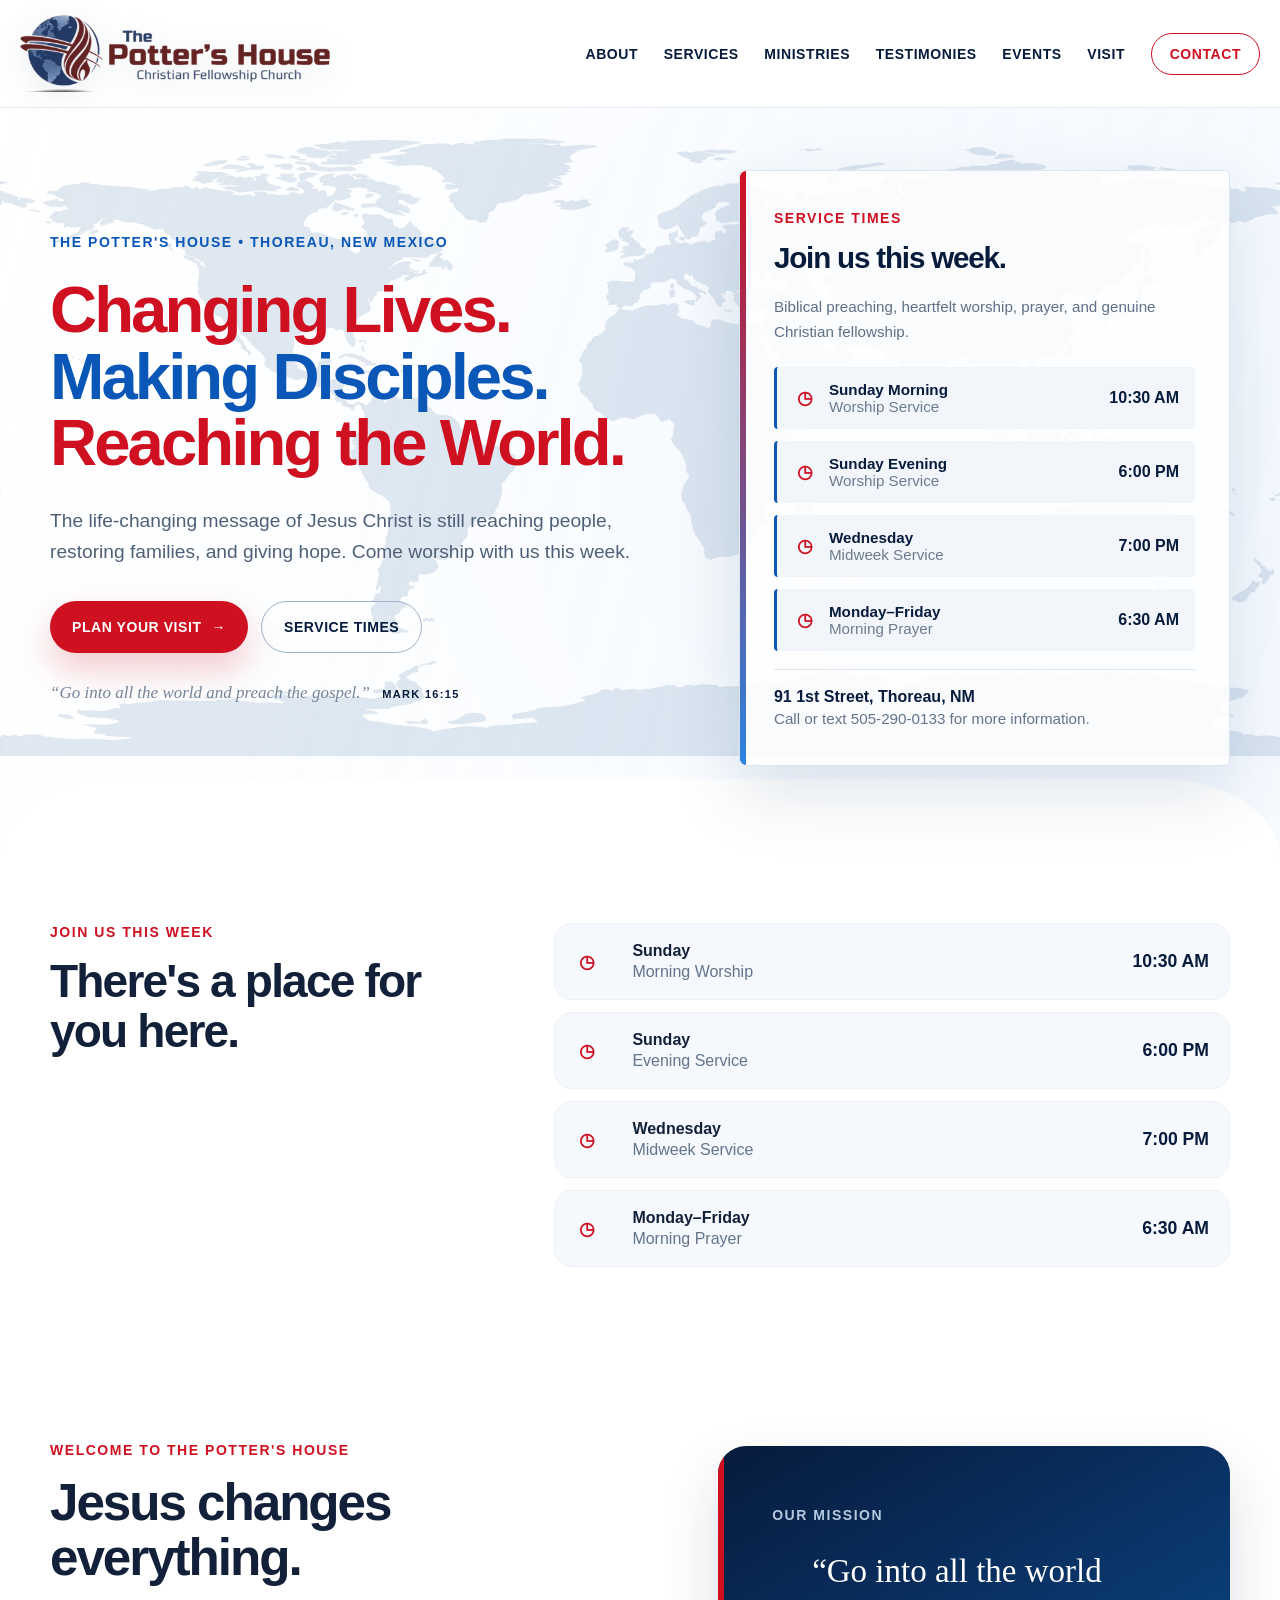
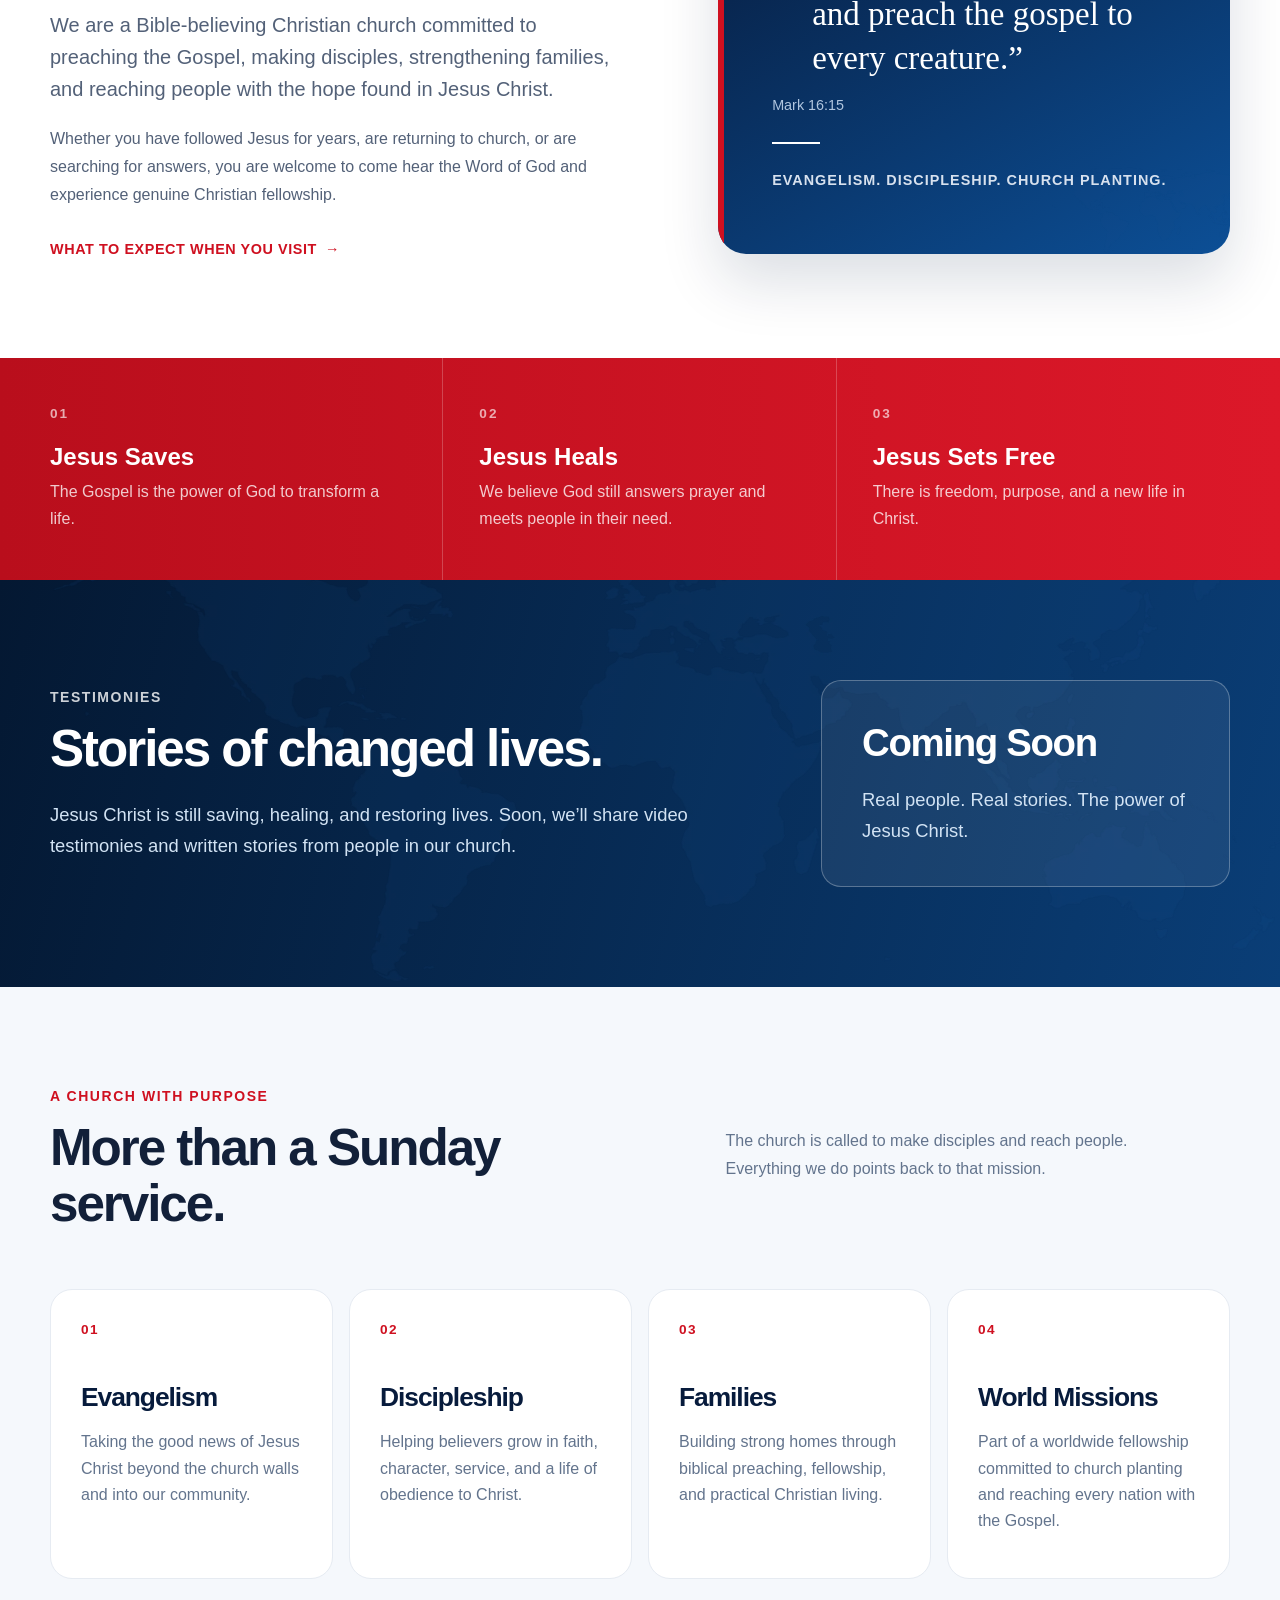
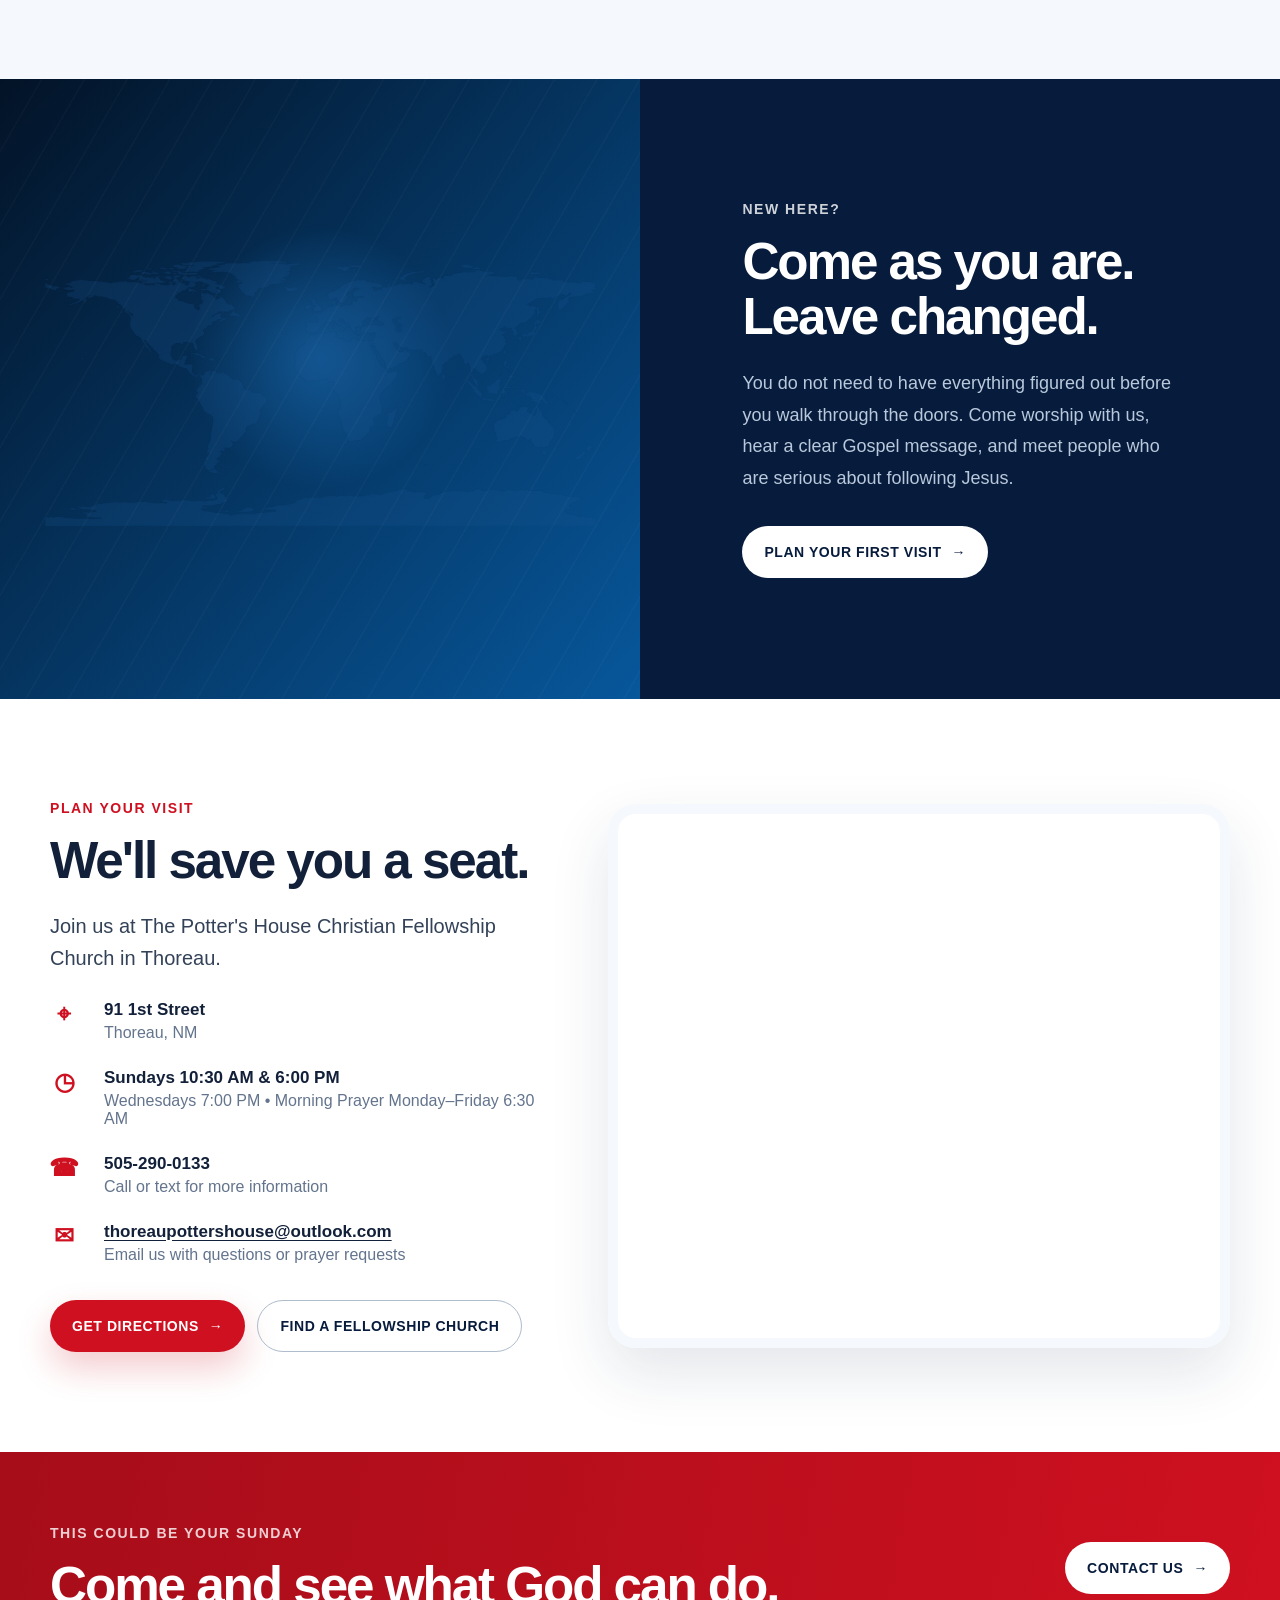
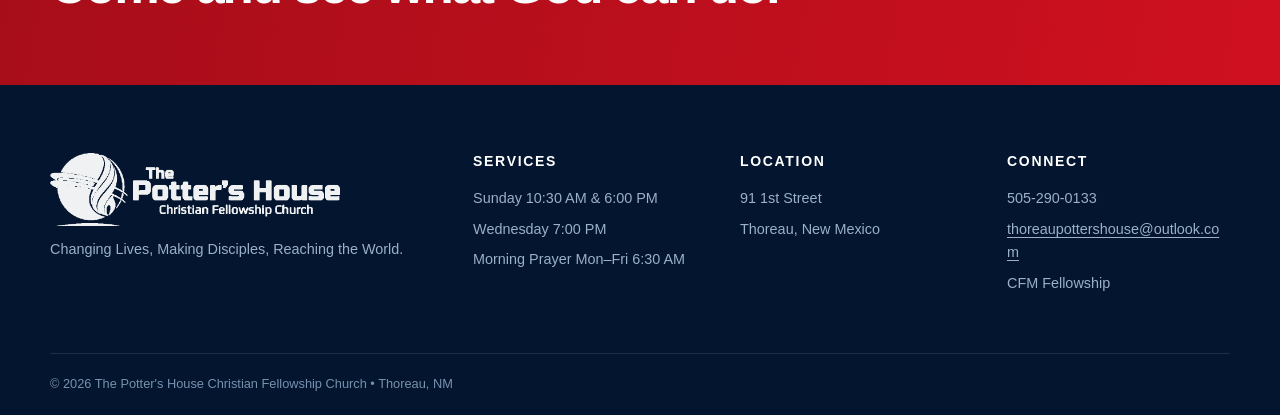
<file: index.html>
<!doctype html>
<html lang="en">
<head>
  <meta charset="utf-8" />
  <meta name="viewport" content="width=device-width, initial-scale=1" />
  <title>The Potter's House Thoreau | Christian Fellowship Church</title>
  <meta name="description" content="The Potter's House Christian Fellowship Church in Thoreau, New Mexico. Changing lives, making disciples, reaching the world." />
  <meta property="og:title" content="The Potter's House Thoreau" />
  <meta property="og:description" content="Changing Lives, Making Disciples, Reaching the World" />
  <meta property="og:type" content="website" />
  <meta property="og:url" content="https://thoreaupottershouse.com" />
  <link rel="stylesheet" href="/styles.css" />
</head>
<body>
<main>
  <header class="site-header" id="siteHeader">
    <div class="shell">
      <a class="brand" href="#home" aria-label="The Potter's House Thoreau home">
        <img class="brand-logo" src="/assets/logo-mark-transparent.webp" alt="The Potter's House Christian Fellowship Church" />
      </a>
      <button class="mobile-menu-toggle" type="button" aria-label="Open navigation" aria-expanded="false" aria-controls="primaryNav"><span></span></button>
      <nav class="nav" id="primaryNav" aria-label="Primary navigation">
        <a href="/about.html">About</a>
        <a href="#services">Services</a>
        <a href="#ministries">Ministries</a><a href="#testimonies">Testimonies</a><a href="/events.html">Events</a>
        <a href="#visit">Visit</a>
        <a class="nav-cta" href="tel:+15052900133">Contact</a>
      </nav>
    </div>
  </header>

  <section class="hero" id="home">
    <div class="world-watermark" aria-hidden="true"></div>
    <div class="world-lines" aria-hidden="true"></div>

    <div class="hero-content shell">
      <div class="hero-copy">
        <div class="eyebrow">The Potter's House • Thoreau, New Mexico</div>
        <h1>Changing Lives.<br><span>Making Disciples.</span><br>Reaching the World.</h1>
        <p>The life-changing message of Jesus Christ is still reaching people, restoring families, and giving hope. Come worship with us this week.</p>
        <div class="hero-actions">
          <a class="button button-primary" href="#visit">Plan Your Visit <span>→</span></a>
          <a class="button button-ghost" href="#services">Service Times</a>
        </div>
        <div class="hero-scripture">“Go into all the world and preach the gospel.” <strong>Mark 16:15</strong></div>
      </div>

      <aside class="hero-panel" aria-label="Church service information">
        <span class="panel-kicker">Service Times</span>
        <h3>Join us this week.</h3>
        <p>Biblical preaching, heartfelt worship, prayer, and genuine Christian fellowship.</p>
        <div class="hero-list">
          <div class="hero-list-item"><div class="icon">◷</div><div><strong>Sunday Morning</strong><span>Worship Service</span></div><b>10:30 AM</b></div>
          <div class="hero-list-item"><div class="icon">◷</div><div><strong>Sunday Evening</strong><span>Worship Service</span></div><b>6:00 PM</b></div>
          <div class="hero-list-item"><div class="icon">◷</div><div><strong>Wednesday</strong><span>Midweek Service</span></div><b>7:00 PM</b></div>
          <div class="hero-list-item"><div class="icon">◷</div><div><strong>Monday–Friday</strong><span>Morning Prayer</span></div><b>6:30 AM</b></div>
        </div>
        <div class="hero-address"><strong>91 1st Street, Thoreau, NM</strong>Call or text <a href="tel:+15052900133">505-290-0133</a> for more information.</div>
      </aside>
    </div>
  </section>

  <section class="quick-info" id="services">
    <div class="shell quick-info-grid">
      <div class="quick-lead"><p class="kicker">Join us this week</p><h2>There's a place for you here.</h2></div>
      <div class="service-times">
        <article class="service-card"><div class="icon">◷</div><div><strong>Sunday</strong><span>Morning Worship</span></div><b>10:30 AM</b></article>
        <article class="service-card"><div class="icon">◷</div><div><strong>Sunday</strong><span>Evening Service</span></div><b>6:00 PM</b></article>
        <article class="service-card"><div class="icon">◷</div><div><strong>Wednesday</strong><span>Midweek Service</span></div><b>7:00 PM</b></article>
        <article class="service-card"><div class="icon">◷</div><div><strong>Monday–Friday</strong><span>Morning Prayer</span></div><b>6:30 AM</b></article>
      </div>
    </div>
  </section>

  <section class="welcome section" id="about">
    <div class="shell split-layout">
      <div class="section-copy">
        <p class="kicker">Welcome to The Potter's House</p>
        <h2>Jesus changes everything.</h2>
        <p class="lead">We are a Bible-believing Christian church committed to preaching the Gospel, making disciples, strengthening families, and reaching people with the hope found in Jesus Christ.</p>
        <p>Whether you have followed Jesus for years, are returning to church, or are searching for answers, you are welcome to come hear the Word of God and experience genuine Christian fellowship.</p>
        <a class="text-link" href="#visit">What to expect when you visit <span>→</span></a>
      </div>
      <div class="statement-card">
        <span class="statement-small">Our mission</span>
        <blockquote>“Go into all the world and preach the gospel to every creature.”</blockquote>
        <cite>Mark 16:15</cite>
        <div class="statement-rule"></div>
        <p>Evangelism. Discipleship. Church planting.</p>
      </div>
    </div>
  </section>

  <section class="belief-band">
    <div class="shell belief-grid">
      <div><span>01</span><strong>Jesus Saves</strong><p>The Gospel is the power of God to transform a life.</p></div>
      <div><span>02</span><strong>Jesus Heals</strong><p>We believe God still answers prayer and meets people in their need.</p></div>
      <div><span>03</span><strong>Jesus Sets Free</strong><p>There is freedom, purpose, and a new life in Christ.</p></div>
    </div>
  </section>

  <section class="section testimonies" id="testimonies" aria-labelledby="testimonies-heading">
    <div class="shell testimonies-inner">
      <div>
        <p class="kicker light">Testimonies</p>
        <h2 id="testimonies-heading">Stories of changed lives.</h2>
        <p>Jesus Christ is still saving, healing, and restoring lives. Soon, we’ll share video testimonies and written stories from people in our church.</p>
      </div>
      <div class="testimonies-soon"><span>Coming Soon</span><p>Real people. Real stories. The power of Jesus Christ.</p></div>
    </div>
  </section>

  <section class="section ministries" id="ministries">
    <div class="shell">
      <div class="section-heading">
        <div><p class="kicker">A church with purpose</p><h2>More than a Sunday service.</h2></div>
        <p>The church is called to make disciples and reach people. Everything we do points back to that mission.</p>
      </div>
      <div class="ministry-grid">
        <article class="ministry-card"><span>01</span><h3>Evangelism</h3><p>Taking the good news of Jesus Christ beyond the church walls and into our community.</p></article>
        <article class="ministry-card"><span>02</span><h3>Discipleship</h3><p>Helping believers grow in faith, character, service, and a life of obedience to Christ.</p></article>
        <article class="ministry-card"><span>03</span><h3>Families</h3><p>Building strong homes through biblical preaching, fellowship, and practical Christian living.</p></article>
        <article class="ministry-card"><span>04</span><h3>World Missions</h3><p>Part of a worldwide fellowship committed to church planting and reaching every nation with the Gospel.</p></article>
      </div>
    </div>
  </section>

  <section class="invite-section">
    <div class="invite-image" aria-hidden="true"></div>
    <div class="invite-content">
      <p class="kicker light">New here?</p>
      <h2>Come as you are.<br>Leave changed.</h2>
      <p>You do not need to have everything figured out before you walk through the doors. Come worship with us, hear a clear Gospel message, and meet people who are serious about following Jesus.</p>
      <a class="button button-white" href="#visit">Plan Your First Visit <span>→</span></a>
    </div>
  </section>

  <section class="section visit" id="visit">
    <div class="shell visit-grid">
      <div class="visit-details">
        <p class="kicker">Plan your visit</p>
        <h2>We'll save you a seat.</h2>
        <p class="lead">Join us at The Potter's House Christian Fellowship Church in Thoreau.</p>
        <div class="detail-row"><div class="icon">⌖</div><div><strong>91 1st Street</strong><span>Thoreau, NM</span></div></div>
        <div class="detail-row"><div class="icon">◷</div><div><strong>Sundays 10:30 AM &amp; 6:00 PM</strong><span>Wednesdays 7:00 PM • Morning Prayer Monday–Friday 6:30 AM</span></div></div>
        <div class="detail-row"><div class="icon">☎</div><div><strong><a href="tel:+15052900133">505-290-0133</a></strong><span>Call or text for more information</span></div></div>
        <div class="detail-row"><div class="icon">✉</div><div><strong><a class="email-link" href="mailto:thoreaupottershouse@outlook.com">thoreaupottershouse@outlook.com</a></strong><span>Email us with questions or prayer requests</span></div></div>
        <div class="visit-actions">
          <a class="button button-primary" href="https://www.google.com/maps/search/?api=1&query=91+1st+Street+Thoreau+NM" target="_blank" rel="noreferrer">Get Directions <span>→</span></a>
          <a class="button button-outline" href="https://www.cfmmap.org/" target="_blank" rel="noreferrer">Find a Fellowship Church</a>
        </div>
      </div>
      <div class="map-card"><iframe title="Map to The Potter's House Thoreau" src="https://www.google.com/maps?q=91%201st%20Street%20Thoreau%20NM&output=embed" loading="lazy" referrerpolicy="no-referrer-when-downgrade"></iframe></div>
    </div>
  </section>

  <section class="final-cta"><div class="shell final-cta-inner"><div><p class="kicker light">This could be your Sunday</p><h2>Come and see what God can do.</h2></div><a class="button button-white" href="tel:+15052900133">Contact Us <span>→</span></a></div></section>

  <footer>
    <div class="shell footer-grid">
      <div class="footer-brand">
        <img src="/assets/logo-mark-transparent.webp" alt="The Potter's House Christian Fellowship Church">
        <p>Changing Lives, Making Disciples, Reaching the World.</p>
      </div>
      <div><strong>Services</strong><p>Sunday 10:30 AM &amp; 6:00 PM</p><p>Wednesday 7:00 PM</p><p>Morning Prayer Mon–Fri 6:30 AM</p></div>
      <div><strong>Location</strong><p>91 1st Street</p><p>Thoreau, New Mexico</p></div>
      <div><strong>Connect</strong><p><a href="tel:+15052900133">505-290-0133</a></p><p><a class="email-link" href="mailto:thoreaupottershouse@outlook.com">thoreaupottershouse@outlook.com</a></p><p><a href="https://www.cfmmap.org/" target="_blank" rel="noreferrer">CFM Fellowship</a></p></div>
    </div>
    <div class="shell copyright">© 2026 The Potter's House Christian Fellowship Church • Thoreau, NM</div>
  </footer>
</main>
<script>
  const header = document.getElementById('siteHeader');
  const menuToggle = document.querySelector('.mobile-menu-toggle');
  const nav = document.getElementById('primaryNav');
  const updateHeader = () => {
    if (window.scrollY > 24) header.classList.add('is-scrolled');
    else header.classList.remove('is-scrolled');
  };
  const closeMenu = () => {
    header.classList.remove('menu-open');
    menuToggle?.setAttribute('aria-expanded', 'false');
  };
  menuToggle?.addEventListener('click', () => {
    const open = header.classList.toggle('menu-open');
    menuToggle.setAttribute('aria-expanded', String(open));
  });
  nav?.querySelectorAll('a').forEach(link => link.addEventListener('click', closeMenu));
  document.addEventListener('keydown', event => { if (event.key === 'Escape') closeMenu(); });
  updateHeader();
  window.addEventListener('scroll', updateHeader, { passive: true });
</script>
</body>
</html>
</file>
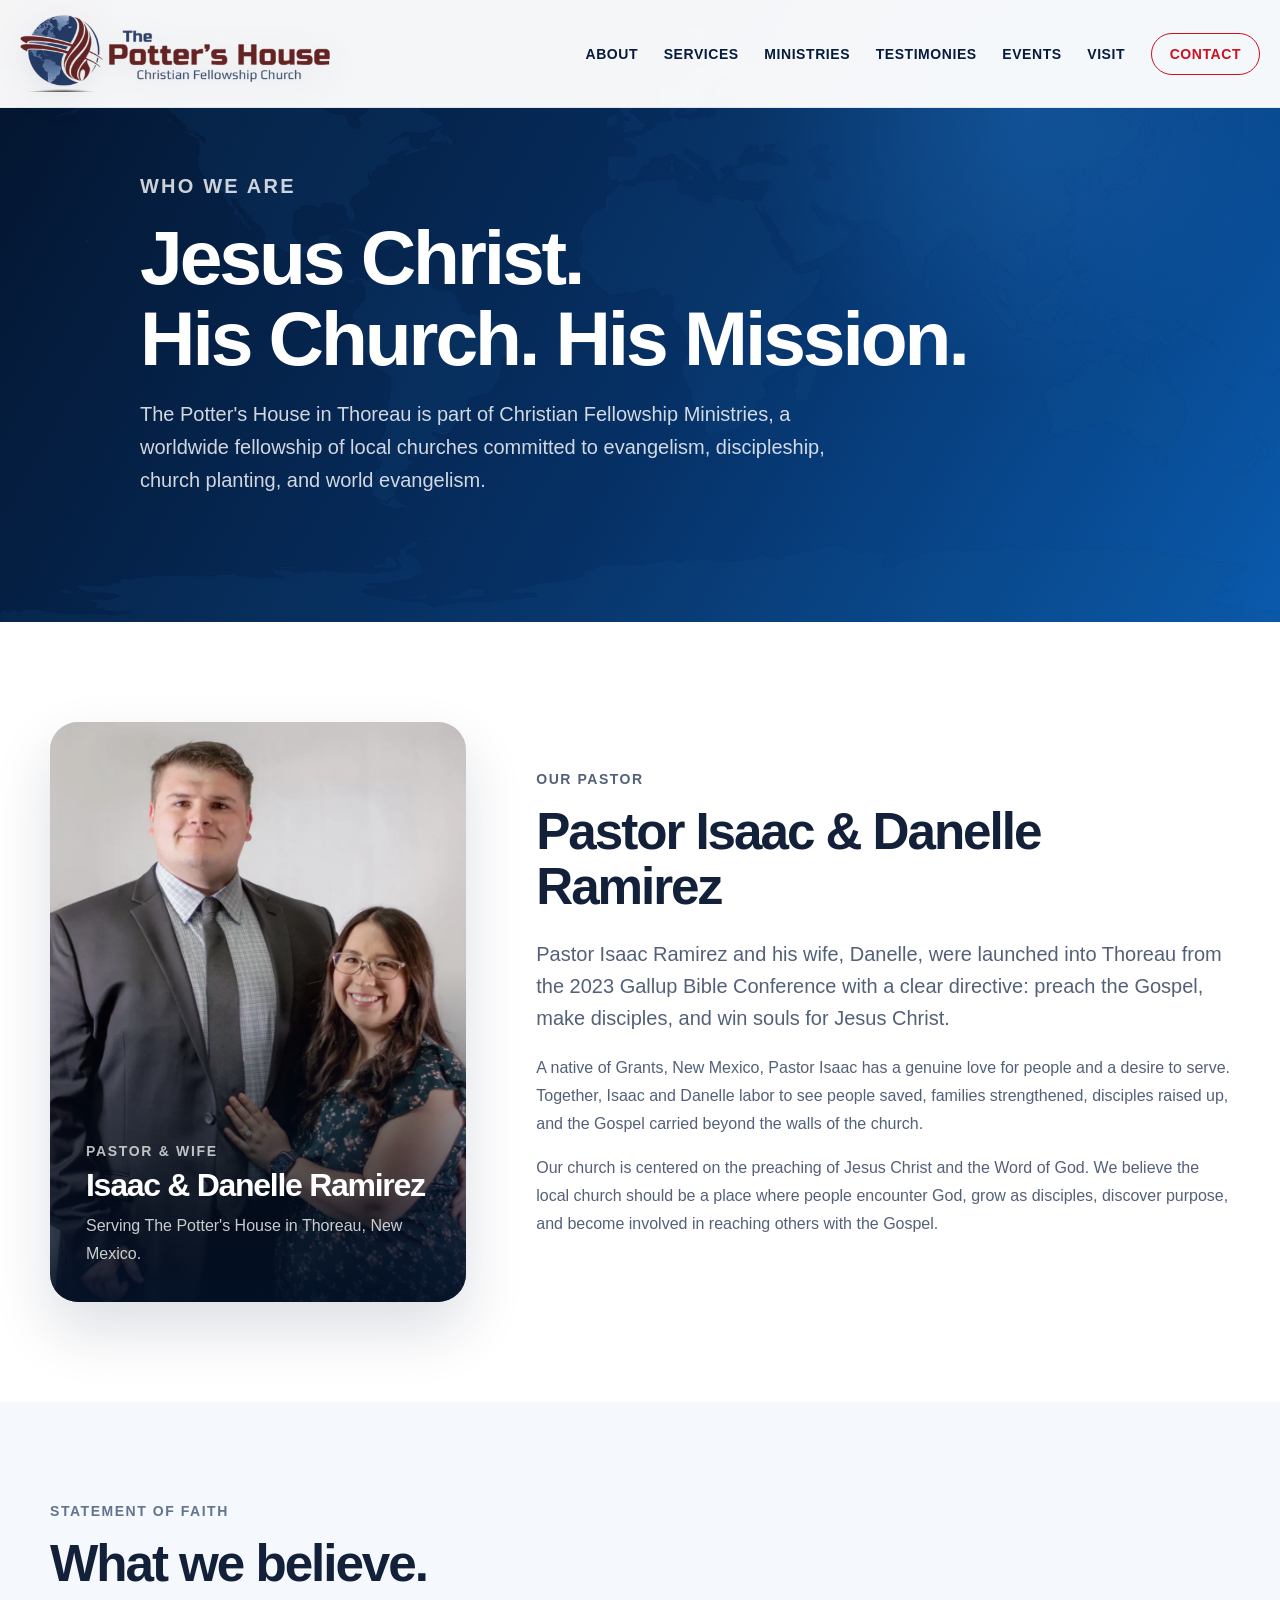
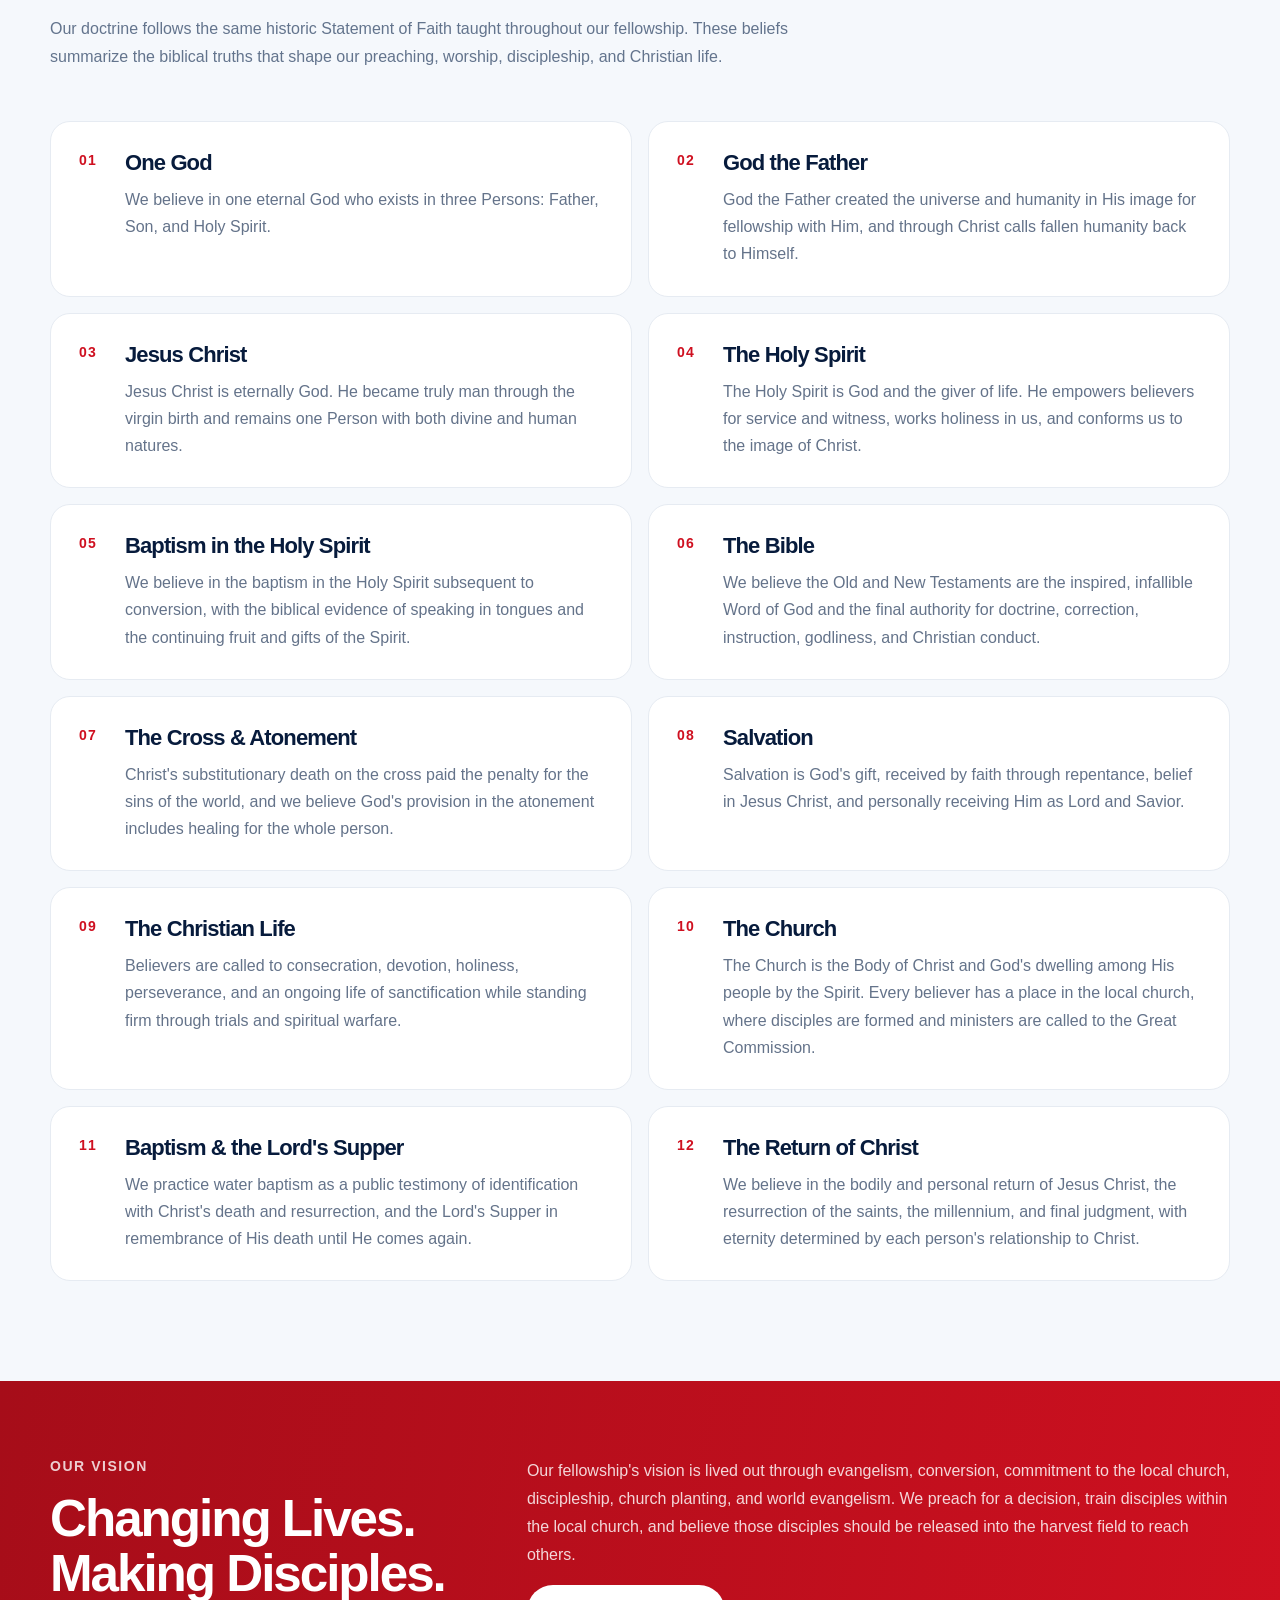
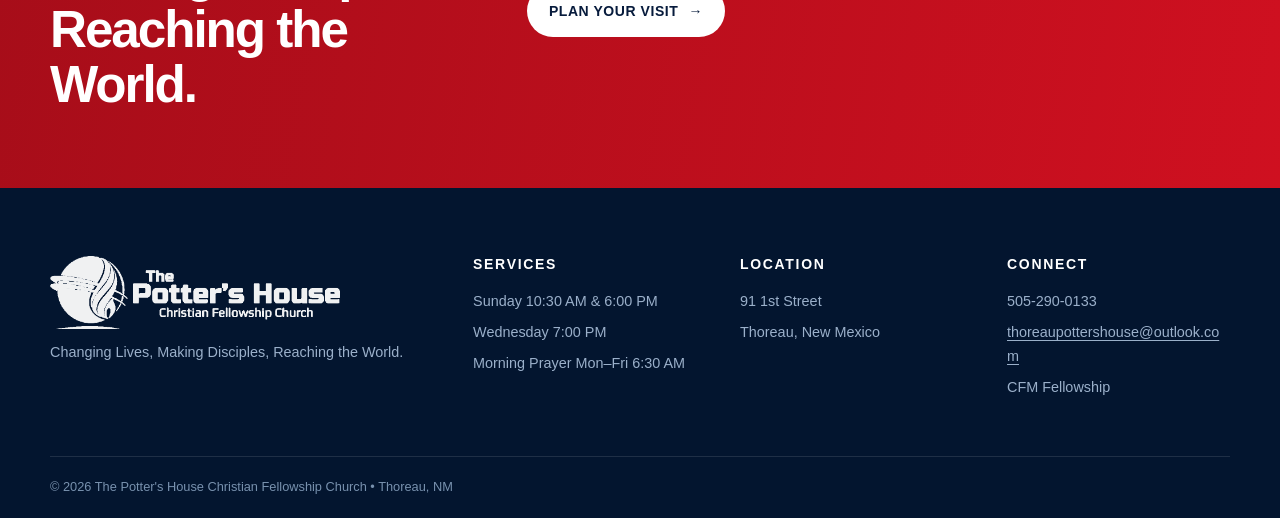
<file: about.html>
<!doctype html>
<html lang="en">
<head>
  <meta charset="utf-8" />
  <meta name="viewport" content="width=device-width, initial-scale=1" />
  <title>About | The Potter's House Thoreau</title>
  <meta name="description" content="Meet Pastor Isaac and Danelle Ramirez and learn what The Potter's House Christian Fellowship Church in Thoreau believes." />
  <link rel="stylesheet" href="/styles.css" />
  <style>
    .about-hero{position:relative;overflow:hidden;padding:170px 0 105px;color:#fff;background:radial-gradient(circle at 80% 18%,rgba(43,132,227,.30),transparent 24%),linear-gradient(120deg,#04142d,#063166 55%,#0a5aad)}
    .about-hero:after{content:"";position:absolute;inset:0;width:100%;height:100%;background:url('/assets/world-map.webp') no-repeat center center/100% auto;opacity:.14}
    .about-hero .shell{position:relative;z-index:2;max-width:1000px}
    .about-hero h1{margin-bottom:20px;font-size:clamp(3rem,6vw,5rem);line-height:1.05}
    .about-hero p{max-width:720px;color:rgba(255,255,255,.82);font-size:20px;line-height:1.65}
    .pastor-section{background:#fff}
    .pastor-grid{display:grid;grid-template-columns:.75fr 1.25fr;gap:70px;align-items:center}
    .pastor-card{position:relative;min-height:580px;margin:0;display:flex;align-items:flex-end;border-radius:28px;overflow:hidden;background:#dfe5ec;box-shadow:var(--shadow)}
    .pastor-photo{position:absolute;inset:0;width:100%;height:100%;object-fit:cover;object-position:center 30%}
    .pastor-card:after{content:"";position:absolute;inset:42% 0 0;background:linear-gradient(180deg,transparent,rgba(3,17,39,.92))}
    .pastor-card-copy{position:relative;z-index:2;width:100%;padding:150px 36px 34px;color:#fff}
    .pastor-card-copy span{display:block;margin-bottom:8px;font-size:14px;font-weight:800;letter-spacing:.12em;text-transform:uppercase;opacity:.72}
    .pastor-card-copy strong{display:block;font-size:32px;letter-spacing:-.04em}
    .pastor-card-copy p{margin:8px 0 0;color:rgba(255,255,255,.78);font-size:16px}
    .about-copy h2{max-width:680px}
    .about-copy p{max-width:760px;color:#536178}
    .faith{background:var(--soft)}
    .faith-intro{max-width:820px;margin-bottom:50px}
    .faith-intro p{color:var(--muted)}
    .faith-grid{display:grid;grid-template-columns:repeat(2,1fr);gap:16px}
    .faith-item{position:relative;padding:28px 30px 28px 74px;background:#fff;border:1px solid #e6ebf2;border-radius:20px}
    .faith-item .num{position:absolute;left:28px;top:30px;color:var(--red);font-size:14px;font-weight:900;letter-spacing:.08em}
    .faith-item h3{margin:0 0 10px;color:var(--navy);font-size:22px}
    .faith-item p{margin:0;color:#64738a;font-size:16px;line-height:1.7}
    .vision-band{padding:76px 0;color:#fff;background:linear-gradient(100deg,var(--red-dark),var(--red))}
    .vision-band .shell{display:grid;grid-template-columns:.75fr 1.25fr;gap:55px;align-items:start}
    .vision-band h2{margin-bottom:0}
    .vision-band p{color:rgba(255,255,255,.83)}
    @media(max-width:850px){.pastor-grid,.faith-grid,.vision-band .shell{grid-template-columns:1fr}.pastor-grid{gap:42px}.pastor-card{min-height:540px;max-width:540px;width:100%;margin:0 auto}.about-hero{padding:120px 0 76px}.about-hero:after{background-position:center 85px;background-size:100% auto;opacity:.12}.about-hero h1{font-size:clamp(2.5rem,10vw,3.75rem);line-height:1.04}.about-hero p{font-size:17px;line-height:1.6}.faith-intro{margin-bottom:34px}.faith-item{padding:24px 22px 24px 64px}.faith-item .num{left:22px;top:26px}.vision-band{padding:58px 0}.vision-band .shell{gap:28px}}
    @media(max-width:520px){.pastor-card{min-height:460px;border-radius:20px}.pastor-card-copy{padding:120px 24px 26px}.pastor-card-copy strong{font-size:27px}.faith-item{padding:22px 18px 22px 54px;border-radius:16px}.faith-item .num{left:18px;top:24px}.faith-item h3{font-size:20px}}
  </style>
</head>
<body>
<main>
  <header class="site-header" id="siteHeader">
    <div class="shell">
      <a class="brand" href="/" aria-label="The Potter's House Thoreau home">
        <img class="brand-logo" src="/assets/logo-mark-transparent.webp" alt="The Potter's House Christian Fellowship Church" />
      </a>
      <button class="mobile-menu-toggle" type="button" aria-label="Open navigation" aria-expanded="false" aria-controls="primaryNav"><span></span></button>
      <nav class="nav" id="primaryNav" aria-label="Primary navigation">
        <a href="/about.html">About</a><a href="/#services">Services</a><a href="/#ministries">Ministries</a><a href="/#testimonies">Testimonies</a><a href="/events.html">Events</a><a href="/#visit">Visit</a><a class="nav-cta" href="tel:+15052900133">Contact</a>
      </nav>
    </div>
  </header>

  <section class="about-hero">
    <div class="shell">
      <p class="kicker light">Who We Are</p>
      <h1>Jesus Christ.<br>His Church. His Mission.</h1>
      <p>The Potter's House in Thoreau is part of Christian Fellowship Ministries, a worldwide fellowship of local churches committed to evangelism, discipleship, church planting, and world evangelism.</p>
    </div>
  </section>

  <section class="section pastor-section">
    <div class="shell pastor-grid">
      <figure class="pastor-card">
        <img class="pastor-photo" src="/assets/isaac-danelle-ramirez.webp" alt="Pastor Isaac and Danelle Ramirez" />
        <div class="pastor-card-copy"><span>Pastor &amp; Wife</span><strong>Isaac &amp; Danelle Ramirez</strong><p>Serving The Potter's House in Thoreau, New Mexico.</p></div>
      </figure>
      <div class="about-copy">
        <p class="kicker">Our Pastor</p>
        <h2>Pastor Isaac &amp; Danelle Ramirez</h2>
        <p class="lead">Pastor Isaac Ramirez and his wife, Danelle, were launched into Thoreau from the 2023 Gallup Bible Conference with a clear directive: preach the Gospel, make disciples, and win souls for Jesus Christ.</p>
        <p>A native of Grants, New Mexico, Pastor Isaac has a genuine love for people and a desire to serve. Together, Isaac and Danelle labor to see people saved, families strengthened, disciples raised up, and the Gospel carried beyond the walls of the church.</p>
        <p>Our church is centered on the preaching of Jesus Christ and the Word of God. We believe the local church should be a place where people encounter God, grow as disciples, discover purpose, and become involved in reaching others with the Gospel.</p>
      </div>
    </div>
  </section>

  <section class="section faith" id="faith">
    <div class="shell">
      <div class="faith-intro"><p class="kicker">Statement of Faith</p><h2>What we believe.</h2><p>Our doctrine follows the same historic Statement of Faith taught throughout our fellowship. These beliefs summarize the biblical truths that shape our preaching, worship, discipleship, and Christian life.</p></div>
      <div class="faith-grid">
        <article class="faith-item"><span class="num">01</span><h3>One God</h3><p>We believe in one eternal God who exists in three Persons: Father, Son, and Holy Spirit.</p></article>
        <article class="faith-item"><span class="num">02</span><h3>God the Father</h3><p>God the Father created the universe and humanity in His image for fellowship with Him, and through Christ calls fallen humanity back to Himself.</p></article>
        <article class="faith-item"><span class="num">03</span><h3>Jesus Christ</h3><p>Jesus Christ is eternally God. He became truly man through the virgin birth and remains one Person with both divine and human natures.</p></article>
        <article class="faith-item"><span class="num">04</span><h3>The Holy Spirit</h3><p>The Holy Spirit is God and the giver of life. He empowers believers for service and witness, works holiness in us, and conforms us to the image of Christ.</p></article>
        <article class="faith-item"><span class="num">05</span><h3>Baptism in the Holy Spirit</h3><p>We believe in the baptism in the Holy Spirit subsequent to conversion, with the biblical evidence of speaking in tongues and the continuing fruit and gifts of the Spirit.</p></article>
        <article class="faith-item"><span class="num">06</span><h3>The Bible</h3><p>We believe the Old and New Testaments are the inspired, infallible Word of God and the final authority for doctrine, correction, instruction, godliness, and Christian conduct.</p></article>
        <article class="faith-item"><span class="num">07</span><h3>The Cross &amp; Atonement</h3><p>Christ's substitutionary death on the cross paid the penalty for the sins of the world, and we believe God's provision in the atonement includes healing for the whole person.</p></article>
        <article class="faith-item"><span class="num">08</span><h3>Salvation</h3><p>Salvation is God's gift, received by faith through repentance, belief in Jesus Christ, and personally receiving Him as Lord and Savior.</p></article>
        <article class="faith-item"><span class="num">09</span><h3>The Christian Life</h3><p>Believers are called to consecration, devotion, holiness, perseverance, and an ongoing life of sanctification while standing firm through trials and spiritual warfare.</p></article>
        <article class="faith-item"><span class="num">10</span><h3>The Church</h3><p>The Church is the Body of Christ and God's dwelling among His people by the Spirit. Every believer has a place in the local church, where disciples are formed and ministers are called to the Great Commission.</p></article>
        <article class="faith-item"><span class="num">11</span><h3>Baptism &amp; the Lord's Supper</h3><p>We practice water baptism as a public testimony of identification with Christ's death and resurrection, and the Lord's Supper in remembrance of His death until He comes again.</p></article>
        <article class="faith-item"><span class="num">12</span><h3>The Return of Christ</h3><p>We believe in the bodily and personal return of Jesus Christ, the resurrection of the saints, the millennium, and final judgment, with eternity determined by each person's relationship to Christ.</p></article>
      </div>
    </div>
  </section>

  <section class="vision-band">
    <div class="shell"><div><p class="kicker light">Our Vision</p><h2>Changing Lives.<br>Making Disciples.<br>Reaching the World.</h2></div><div><p>Our fellowship's vision is lived out through evangelism, conversion, commitment to the local church, discipleship, church planting, and world evangelism. We preach for a decision, train disciples within the local church, and believe those disciples should be released into the harvest field to reach others.</p><a class="button button-white" href="/#visit">Plan Your Visit <span>→</span></a></div></div>
  </section>

  <footer>
    <div class="shell footer-grid">
      <div class="footer-brand"><img src="/assets/logo-mark-transparent.webp" alt="The Potter's House Christian Fellowship Church"><p>Changing Lives, Making Disciples, Reaching the World.</p></div>
      <div><strong>Services</strong><p>Sunday 10:30 AM &amp; 6:00 PM</p><p>Wednesday 7:00 PM</p><p>Morning Prayer Mon–Fri 6:30 AM</p></div>
      <div><strong>Location</strong><p>91 1st Street</p><p>Thoreau, New Mexico</p></div>
      <div><strong>Connect</strong><p><a href="tel:+15052900133">505-290-0133</a></p><p><a class="email-link" href="mailto:thoreaupottershouse@outlook.com">thoreaupottershouse@outlook.com</a></p><p><a href="https://www.cfmmap.org/" target="_blank" rel="noreferrer">CFM Fellowship</a></p></div>
    </div>
    <div class="shell copyright">© 2026 The Potter's House Christian Fellowship Church • Thoreau, NM</div>
  </footer>
</main>
<script>
  const header=document.getElementById('siteHeader');
  const menuToggle=document.querySelector('.mobile-menu-toggle');
  const nav=document.getElementById('primaryNav');
  const updateHeader=()=>window.scrollY>24?header.classList.add('is-scrolled'):header.classList.remove('is-scrolled');
  const closeMenu=()=>{header.classList.remove('menu-open');menuToggle?.setAttribute('aria-expanded','false')};
  menuToggle?.addEventListener('click',()=>{const open=header.classList.toggle('menu-open');menuToggle.setAttribute('aria-expanded',String(open))});
  nav?.querySelectorAll('a').forEach(link=>link.addEventListener('click',closeMenu));
  document.addEventListener('keydown',event=>{if(event.key==='Escape')closeMenu()});
  updateHeader();window.addEventListener('scroll',updateHeader,{passive:true});
</script>
</body>
</html>
</file>
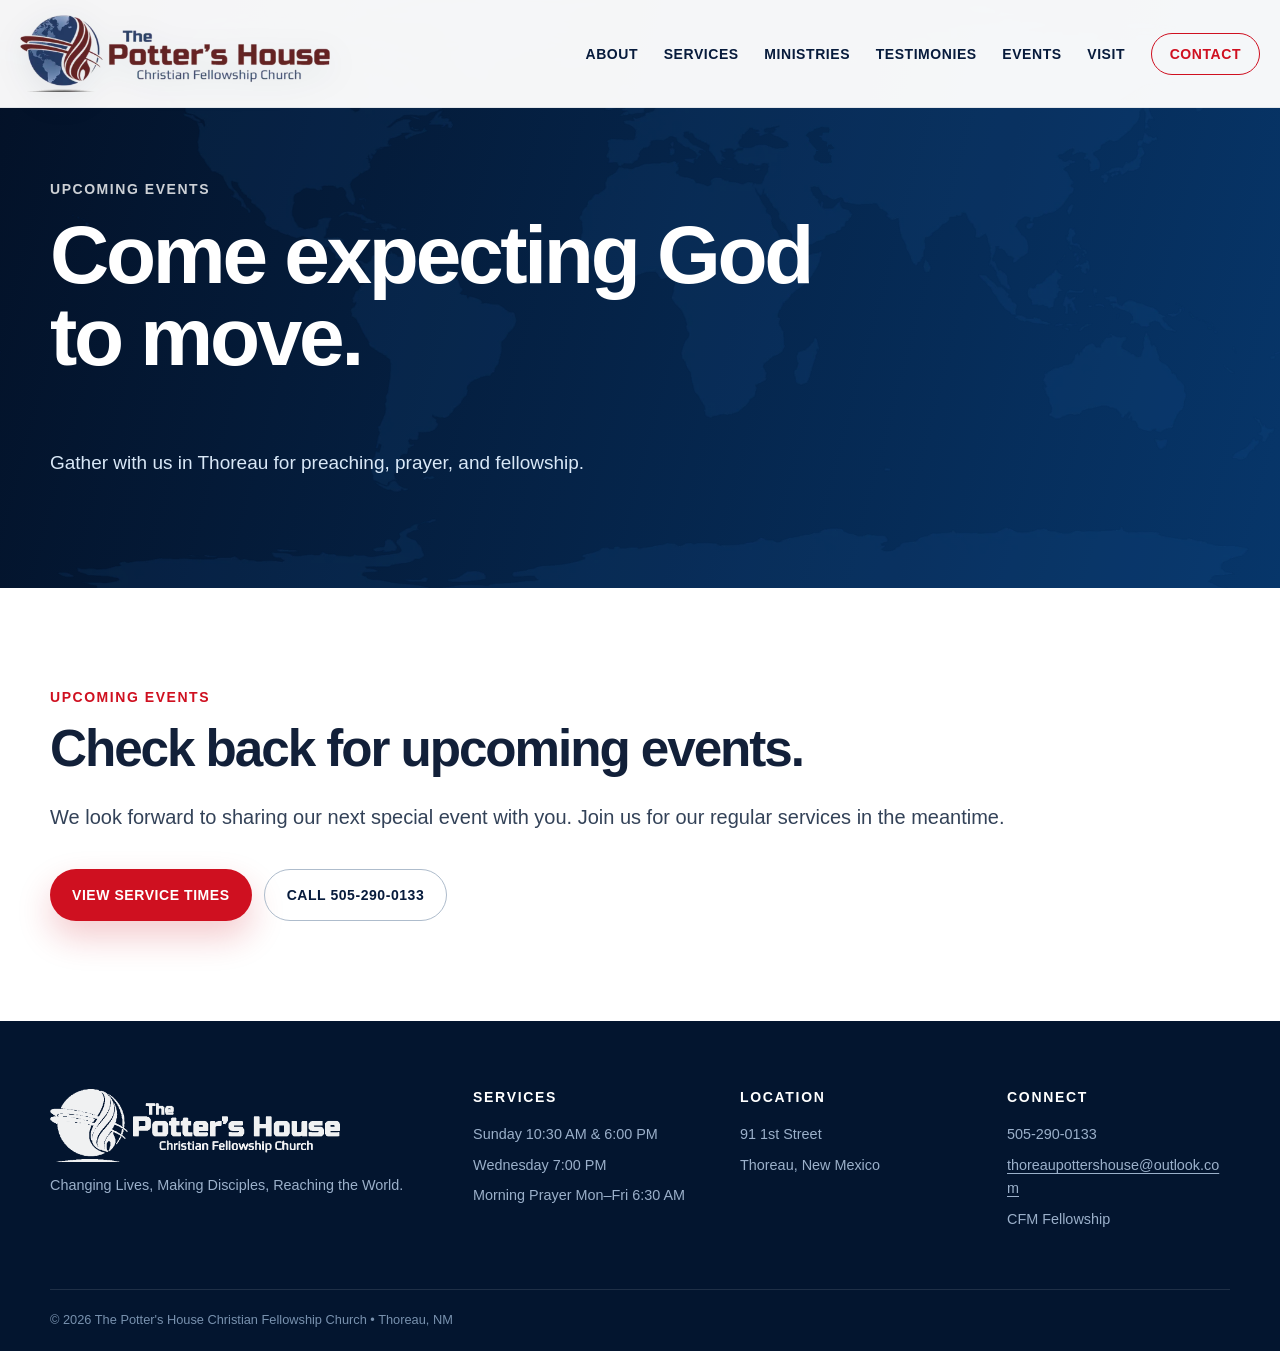
<file: events.html>
<!doctype html><html lang="en"><head><meta charset="utf-8"><meta name="viewport" content="width=device-width, initial-scale=1"><title>Upcoming Events | The Potter's House Thoreau</title><meta name="description" content="Upcoming events at The Potter's House in Thoreau, NM."><link rel="stylesheet" href="/styles.css"></head><body><main>
  <header class="site-header" id="siteHeader">
    <div class="shell">
      <a class="brand" href="/" aria-label="The Potter's House Thoreau home">
        <img class="brand-logo" src="/assets/logo-mark-transparent.webp" alt="The Potter's House Christian Fellowship Church" />
      </a>
      <button class="mobile-menu-toggle" type="button" aria-label="Open navigation" aria-expanded="false" aria-controls="primaryNav"><span></span></button>
      <nav class="nav" id="primaryNav" aria-label="Primary navigation">
        <a href="/about.html">About</a>
        <a href="/#services">Services</a>
        <a href="/#ministries">Ministries</a><a href="/#testimonies">Testimonies</a><a href="/events.html">Events</a>
        <a href="/#visit">Visit</a>
        <a class="nav-cta" href="tel:+15052900133">Contact</a>
      </nav>
    </div>
  </header>

<section class="events-hero"><div class="shell"><p class="kicker light">Upcoming Events</p><h1>Come expecting God to move.</h1><p>Gather with us in Thoreau for preaching, prayer, and fellowship.</p></div></section>
<section class="section event-detail"><div class="shell"><p class="kicker">Upcoming Events</p><h2>Check back for upcoming events.</h2><p class="lead">We look forward to sharing our next special event with you. Join us for our regular services in the meantime.</p><div class="visit-actions"><a class="button button-primary" href="/#services">View Service Times</a><a class="button button-outline" href="tel:+15052900133">Call 505-290-0133</a></div></div></section>
  <footer>
    <div class="shell footer-grid">
      <div class="footer-brand">
        <img src="/assets/logo-mark-transparent.webp" alt="The Potter's House Christian Fellowship Church">
        <p>Changing Lives, Making Disciples, Reaching the World.</p>
      </div>
      <div><strong>Services</strong><p>Sunday 10:30 AM &amp; 6:00 PM</p><p>Wednesday 7:00 PM</p><p>Morning Prayer Mon–Fri 6:30 AM</p></div>
      <div><strong>Location</strong><p>91 1st Street</p><p>Thoreau, New Mexico</p></div>
      <div><strong>Connect</strong><p><a href="tel:+15052900133">505-290-0133</a></p><p><a class="email-link" href="mailto:thoreaupottershouse@outlook.com">thoreaupottershouse@outlook.com</a></p><p><a href="https://www.cfmmap.org/" target="_blank" rel="noreferrer">CFM Fellowship</a></p></div>
    </div>
    <div class="shell copyright">© 2026 The Potter's House Christian Fellowship Church • Thoreau, NM</div>
  </footer>
</main>
<script>
  const header = document.getElementById('siteHeader');
  const menuToggle = document.querySelector('.mobile-menu-toggle');
  const nav = document.getElementById('primaryNav');
  const updateHeader = () => {
    if (window.scrollY > 24) header.classList.add('is-scrolled');
    else header.classList.remove('is-scrolled');
  };
  const closeMenu = () => {
    header.classList.remove('menu-open');
    menuToggle?.setAttribute('aria-expanded', 'false');
  };
  menuToggle?.addEventListener('click', () => {
    const open = header.classList.toggle('menu-open');
    menuToggle.setAttribute('aria-expanded', String(open));
  });
  nav?.querySelectorAll('a').forEach(link => link.addEventListener('click', closeMenu));
  document.addEventListener('keydown', event => { if (event.key === 'Escape') closeMenu(); });
  updateHeader();
  window.addEventListener('scroll', updateHeader, { passive: true });
</script>
</body>
</html>
</file>
<file: styles.css>
:root {
  --navy: #071b3c;
  --navy-deep: #031127;
  --blue: #0a57b8;
  --blue-bright: #2b84e3;
  --red: #cf1020;
  --red-dark: #a60d19;
  --ink: #122039;
  --muted: #63748d;
  --paper: #ffffff;
  --soft: #f5f8fc;
  --line: #dde5ef;
  --shadow: 0 28px 60px rgba(8, 28, 62, .14);
}

*{box-sizing:border-box}
html{scroll-behavior:smooth}
body{margin:0;overflow-x:hidden;color:var(--ink);background:var(--paper);font-family:Arial,Helvetica,sans-serif;-webkit-font-smoothing:antialiased}
a{text-decoration:none;color:inherit}
img{display:block;max-width:100%}
.shell{width:min(1180px,calc(100% - 48px));margin:0 auto}
.section{padding:100px 0}
.kicker{margin:0 0 14px;color:var(--red);font-size:12px;line-height:1;font-weight:800;letter-spacing:.18em;text-transform:uppercase}
.kicker.light{color:#fff;opacity:.8}
h1,h2,h3,p,blockquote{margin-top:0}
h1,h2,h3{letter-spacing:-.04em}
h2{margin-bottom:24px;font-size:clamp(38px,5vw,64px);line-height:.98}
p{font-size:16px;line-height:1.75}
.lead{color:#334258;font-size:20px;line-height:1.6}
.button{display:inline-flex;align-items:center;justify-content:center;gap:10px;min-height:50px;padding:0 22px;border-radius:999px;font-size:12px;font-weight:800;letter-spacing:.08em;text-transform:uppercase;transition:transform .2s ease,background .2s ease,border-color .2s ease,color .2s ease}
.button:hover{transform:translateY(-2px)}
.button-primary{color:#fff;background:var(--red);box-shadow:0 16px 34px rgba(207,16,32,.22)}
.button-primary:hover{background:var(--red-dark)}
.button-white{background:#fff;color:var(--navy)}
.button-ghost{border:1px solid rgba(255,255,255,.48);color:#fff}
.button-outline{border:1px solid #aebccc;color:var(--navy)}
.icon{width:28px;height:28px;display:flex;align-items:center;justify-content:center;color:var(--red);font-size:24px;font-weight:700}

.site-header{position:fixed;z-index:60;top:0;left:0;right:0;height:108px;display:flex;align-items:center;justify-content:center;background:rgba(255,255,255,.96);border-bottom:1px solid rgba(12,41,78,.08);transition:height .25s ease,box-shadow .25s ease,backdrop-filter .25s ease}
.site-header .shell{width:min(1280px,calc(100% - 40px));display:flex;align-items:center;justify-content:space-between}
.site-header.is-scrolled{height:88px;backdrop-filter:blur(14px);box-shadow:0 12px 30px rgba(8,26,57,.08)}
.brand{display:flex;align-items:center;min-width:0}
.brand-logo{width:310px;height:78px;object-fit:contain;object-position:left center;filter:drop-shadow(0 8px 16px rgba(8,34,70,.08))}
.nav{display:flex;align-items:center;gap:30px;font-size:13px;font-weight:800;letter-spacing:.04em;text-transform:uppercase}
.nav a{color:var(--navy);transition:color .2s ease,background .2s ease,border-color .2s ease}
.nav a:hover{color:var(--red)}
.nav-cta{padding:12px 18px;border:1px solid var(--red);border-radius:999px;color:var(--red)!important}
.mobile-menu-toggle{display:none;width:46px;height:46px;padding:0;border:1px solid #d7e0eb;border-radius:999px;background:#fff;color:var(--navy);align-items:center;justify-content:center;cursor:pointer}
.mobile-menu-toggle span,.mobile-menu-toggle::before,.mobile-menu-toggle::after{content:"";display:block;width:19px;height:2px;background:currentColor;transition:transform .2s ease,opacity .2s ease}
.mobile-menu-toggle span{margin:4px 0}
.site-header.menu-open .mobile-menu-toggle::before{transform:translateY(6px) rotate(45deg)}
.site-header.menu-open .mobile-menu-toggle span{opacity:0}
.site-header.menu-open .mobile-menu-toggle::after{transform:translateY(-6px) rotate(-45deg)}

.hero{position:relative;overflow:hidden;color:var(--navy);padding:185px 0 115px;background:linear-gradient(105deg,#fff 0%,#fff 46%,#f4f8fd 100%)}
.hero::before{content:"";position:absolute;left:0;right:0;bottom:0;height:7px;background:linear-gradient(90deg,var(--blue) 0 54%,var(--red) 54%)}
.world-watermark{position:absolute;right:-5%;top:106px;width:min(62vw,900px);height:76%;background:url('/assets/logo-mark-transparent.webp') no-repeat center/contain;opacity:.055;filter:grayscale(1)}
.world-lines{position:absolute;right:-180px;top:20px;width:820px;height:820px;border:1px solid rgba(10,87,184,.10);border-radius:50%;box-shadow:inset 0 0 0 90px rgba(10,87,184,.018),inset 0 0 0 180px rgba(10,87,184,.018)}
.world-lines::before,.world-lines::after{content:"";position:absolute;inset:8% 32%;border:1px solid rgba(10,87,184,.10);border-radius:50%}
.world-lines::after{inset:32% 8%;transform:rotate(90deg)}
.hero-content{position:relative;z-index:2;display:grid;grid-template-columns:1.15fr .85fr;gap:46px;align-items:center}
.eyebrow{margin-bottom:24px;color:var(--blue);font-size:12px;font-weight:900;letter-spacing:.2em;text-transform:uppercase}
.hero h1{margin-bottom:28px;max-width:760px;color:var(--red);font-size:clamp(52px,6vw,88px);line-height:.93}
.hero h1 span{color:var(--blue)}
.hero-copy>p{max-width:680px;color:#4e6077;font-size:20px;line-height:1.65}
.hero-actions{display:flex;flex-wrap:wrap;gap:13px;margin-top:34px}
.hero-scripture{margin-top:30px;color:#75849a;font-family:Georgia,'Times New Roman',serif;font-size:17px;font-style:italic}.hero-scripture strong{margin-left:8px;color:var(--navy);font-family:Arial,Helvetica,sans-serif;font-size:11px;font-style:normal;letter-spacing:.12em;text-transform:uppercase}
.hero .button-ghost{border-color:#9fb1c8;color:var(--navy)}
.hero-panel{position:relative;padding:38px 34px;border:1px solid #dbe5f0;border-radius:4px;background:rgba(255,255,255,.86);box-shadow:0 28px 70px rgba(14,52,97,.13)}
.hero-panel::before{content:"";position:absolute;left:0;top:0;bottom:0;width:6px;background:linear-gradient(180deg,var(--red),var(--blue-bright));border-radius:26px 0 0 26px}
.hero-panel h3{margin:0 0 18px;font-size:28px}
.panel-kicker{display:block;margin-bottom:12px;color:var(--red);font-size:11px;font-weight:900;letter-spacing:.18em;text-transform:uppercase}
.hero-panel p{margin:0 0 18px;color:#607087;font-size:15px;line-height:1.7}
.hero-list{display:grid;gap:12px;margin-top:22px}
.hero-list-item{display:grid;grid-template-columns:auto 1fr auto;align-items:center;gap:12px;padding:14px 16px;border-radius:4px;background:#f2f6fb;border-left:3px solid var(--blue)}
.hero-list-item .icon{width:24px;height:24px;color:var(--red);font-size:18px}
.hero-list-item strong,.hero-list-item span{display:block}
.hero-list-item strong{font-size:14px}
.hero-list-item span{color:#6c7c90;font-size:12px}
.hero-list-item b{font-size:16px}
.hero-address{margin-top:18px;padding-top:18px;border-top:1px solid #dde5ee;font-size:14px;color:#64748a}
.hero-address strong{display:block;margin-bottom:4px;color:var(--navy);font-size:16px}

.quick-info{position:relative;padding:52px 0 74px;background:#fff}
.quick-info::before{content:"";position:absolute;inset:auto 0 auto 0;top:-92px;height:140px;background:#fff;border-top-left-radius:120px 80px;border-top-right-radius:120px 80px}
.quick-info-grid{position:relative;z-index:2;display:grid;grid-template-columns:.8fr 1.2fr;gap:54px;align-items:start}
.quick-lead h2{max-width:420px;margin-bottom:0;font-size:46px}
.service-times{display:grid;gap:12px}
.service-card{display:grid;grid-template-columns:42px 1fr auto;gap:15px;align-items:center;padding:18px 20px;background:var(--soft);border:1px solid #edf1f6;border-radius:18px}
.service-card strong,.service-card span{display:block}
.service-card strong{margin-bottom:3px;font-size:15px}
.service-card span{color:var(--muted);font-size:13px}
.service-card b{color:var(--navy);font-size:18px}
.service-card .icon{width:24px;height:24px;font-size:18px}

.split-layout{display:grid;grid-template-columns:1.05fr .95fr;gap:clamp(50px,8vw,110px);align-items:center}
.section-copy p:not(.kicker){max-width:680px;color:#536178}
.text-link{display:inline-flex;align-items:center;gap:8px;margin-top:16px;color:var(--red);font-size:13px;font-weight:800;letter-spacing:.04em;text-transform:uppercase}
.statement-card{position:relative;padding:60px 54px;color:#fff;background:linear-gradient(150deg,var(--navy),#0c4f96);border-radius:28px;box-shadow:var(--shadow);overflow:hidden}
.statement-card::before{content:"";position:absolute;width:100%;height:100%;top:0;left:0;background:url('/assets/world-map.webp') no-repeat right -30px bottom -20px / 220px auto;opacity:.08}
.statement-card::after{content:"";position:absolute;width:6px;top:0;bottom:0;left:0;background:var(--red)}
.statement-small{display:block;margin-bottom:24px;color:#b6c9df;font-size:11px;font-weight:800;letter-spacing:.16em;text-transform:uppercase}
.statement-card blockquote{position:relative;z-index:1;margin-bottom:16px;font-family:Georgia,'Times New Roman',serif;font-size:33px;line-height:1.32}
.statement-card cite{position:relative;z-index:1;color:#b1c6df;font-size:13px;font-style:normal}
.statement-rule{position:relative;z-index:1;width:48px;height:2px;margin:28px 0 24px;background:#fff}
.statement-card p{position:relative;z-index:1;margin-bottom:0;color:#d7e1ee;font-size:13px;font-weight:800;letter-spacing:.07em;text-transform:uppercase}

.belief-band{color:#fff;background:linear-gradient(90deg,#b90e1c,#dc1829)}
.belief-grid{display:grid;grid-template-columns:repeat(3,1fr)}
.belief-grid>div{padding:48px 36px;border-right:1px solid rgba(255,255,255,.22)}
.belief-grid>div:first-child{padding-left:0}
.belief-grid>div:last-child{border-right:0}
.belief-grid span{display:block;margin-bottom:22px;font-size:11px;font-weight:800;letter-spacing:.15em;opacity:.65}
.belief-grid strong{display:block;margin-bottom:8px;font-size:24px}
.belief-grid p{margin-bottom:0;color:rgba(255,255,255,.78);font-size:14px;line-height:1.6}

.ministries{background:var(--soft)}
.section-heading{display:grid;grid-template-columns:1.3fr .7fr;gap:50px;align-items:end;margin-bottom:58px}
.section-heading h2{margin-bottom:0}
.section-heading>p{max-width:430px;margin-bottom:8px;color:var(--muted)}
.ministry-grid{display:grid;grid-template-columns:repeat(4,1fr);gap:16px}
.ministry-card{min-height:290px;padding:30px;background:#fff;border:1px solid #e6ebf2;border-radius:22px;transition:transform .22s ease,box-shadow .22s ease}
.ministry-card:hover{transform:translateY(-5px);box-shadow:0 22px 45px rgba(30,53,84,.08)}
.ministry-card>span{color:var(--red);font-size:12px;font-weight:800;letter-spacing:.1em}
.ministry-card h3{margin:56px 0 16px;color:var(--navy);font-size:27px}
.ministry-card p{margin-bottom:0;color:var(--muted);font-size:14px;line-height:1.65}

.invite-section{display:grid;grid-template-columns:1fr 1fr;min-height:620px;color:#fff;background:var(--navy)}
.invite-image{position:relative;overflow:hidden;background:radial-gradient(circle at 50% 45%,rgba(36,134,218,.42),transparent 28%),linear-gradient(135deg,#031327,#07579b)}
.invite-image::before{content:"";position:absolute;inset:0;background:url('/assets/world-map.webp') no-repeat center center / 66% auto;opacity:.14;filter:brightness(1.6)}
.invite-image::after{content:"";position:absolute;inset:0;background:repeating-linear-gradient(120deg,transparent 0 35px,rgba(255,255,255,.025) 36px 37px)}
.invite-content{display:flex;flex-direction:column;justify-content:center;padding:80px clamp(45px,8vw,120px)}
.invite-content h2{margin-bottom:24px}
.invite-content p:not(.kicker){max-width:630px;color:#b9c9dc;font-size:18px}
.invite-content .button{align-self:flex-start;margin-top:14px}

.visit{background:#fff}
.visit-grid{display:grid;grid-template-columns:.88fr 1.12fr;gap:70px;align-items:center}
.visit-details h2{margin-bottom:22px}
.detail-row{display:grid;grid-template-columns:40px 1fr;gap:14px;align-items:start;margin:26px 0}
.detail-row strong,.detail-row span{display:block}
.detail-row strong{margin-bottom:4px;font-size:17px}
.detail-row span{color:var(--muted);font-size:14px}
.visit-actions{display:flex;flex-wrap:wrap;gap:12px;margin-top:36px}
.map-card{min-height:520px;overflow:hidden;border:10px solid var(--soft);border-radius:28px;box-shadow:0 25px 60px rgba(25,52,84,.12)}
.map-card iframe{width:100%;height:520px;border:0}

.final-cta{padding:72px 0;color:#fff;background:linear-gradient(100deg,var(--red-dark),var(--red))}
.final-cta-inner{display:flex;align-items:center;justify-content:space-between;gap:38px}
.final-cta h2{margin-bottom:0;font-size:clamp(38px,4vw,58px)}

footer{padding:68px 0 24px;color:#c8d5e6;background:#03152f}
.footer-grid{display:grid;grid-template-columns:1.7fr 1fr 1fr 1fr;gap:44px;padding-bottom:50px}
.footer-brand{display:flex;flex-direction:column;align-items:flex-start;gap:12px}
.footer-brand img{width:290px;height:auto;object-fit:contain;filter:brightness(0) invert(1);opacity:.94}
.footer-brand>p{max-width:360px;margin:0;color:#9bb0ca}
.footer-brand-copy{display:flex;flex-direction:column}
.footer-brand-copy strong{margin:0 0 8px;color:#fff;font-size:30px;letter-spacing:-.04em;text-transform:none}
.footer-brand-copy span{display:block;margin-top:2px;color:#a8bfd9;font-size:12px;font-weight:700;letter-spacing:.08em;text-transform:uppercase}
.footer-brand-copy p{max-width:360px;margin-top:14px}
footer strong{display:block;margin-bottom:18px;color:#fff;font-size:12px;letter-spacing:.12em;text-transform:uppercase}
footer p{margin:7px 0;color:#9bb0ca;font-size:13px;line-height:1.55}
footer a:hover{color:#fff}
.copyright{padding-top:22px;border-top:1px solid rgba(255,255,255,.11);color:#7891ae;font-size:11px}

@media (max-width:1100px){
  .brand-logo{width:270px}
  .nav{gap:18px;font-size:11px}
}

@media (max-width:980px){
  .site-header{height:88px;padding:8px 0}
  .site-header.is-scrolled{height:76px}
  .site-header .shell{position:relative;width:min(100% - 30px,1180px)}
  .brand-logo{width:220px;height:58px}
  .mobile-menu-toggle{display:flex;flex-direction:column}
  .nav{position:absolute;top:calc(100% + 15px);left:0;right:0;display:none;grid-template-columns:1fr;gap:0;padding:12px;background:#fff;border:1px solid #dfe7f0;border-radius:18px;box-shadow:0 22px 50px rgba(8,28,62,.18)}
  .site-header.menu-open .nav{display:grid}
  .nav a,.nav a:nth-child(-n+3){display:flex;align-items:center;min-height:48px;padding:0 16px;border-radius:12px;font-size:13px}
  .nav a:hover{background:var(--soft)}
  .nav-cta{justify-content:center;margin-top:6px;border-radius:12px}
  .hero{padding:132px 0 92px}
  .hero-content{grid-template-columns:1fr;gap:34px}
  .world-watermark{width:90vw;right:-25%;opacity:.04}
  .quick-info-grid,.split-layout,.visit-grid,.section-heading{grid-template-columns:1fr}
  .ministry-grid{grid-template-columns:repeat(2,1fr)}
  .invite-section{grid-template-columns:.8fr 1.2fr}
  .belief-grid>div{padding:38px 24px}
  .footer-grid{grid-template-columns:1.5fr 1fr 1fr}
  .footer-grid>div:last-child{grid-column:2}
}

@media (max-width:700px){
  .shell{width:min(100% - 28px,1180px)}
  .section{padding:64px 0}
  h2{font-size:clamp(36px,11vw,48px);line-height:1}
  .lead{font-size:18px}
  .site-header{height:78px}
  .site-header.is-scrolled{height:72px}
  .brand-logo{width:178px;height:50px}
  .mobile-menu-toggle{width:44px;height:44px}
  .nav{top:calc(100% + 12px)}
  .hero{padding:108px 0 78px}
  .hero h1{margin-bottom:22px;font-size:clamp(42px,12.5vw,58px);line-height:.96}
  .eyebrow{margin-bottom:18px;font-size:10px;line-height:1.45}
  .hero-copy>p{font-size:17px;line-height:1.58}
  .hero-actions{margin-top:26px}
  .hero-scripture{margin-top:24px;font-size:15px;line-height:1.5}
  .hero-scripture strong{display:block;margin:7px 0 0}
  .world-lines{right:-500px;opacity:.5}
  .hero-panel{padding:26px 20px;border-radius:18px}
  .hero-panel h3{font-size:25px}
  .hero-list-item{grid-template-columns:24px 1fr auto;gap:10px;padding:13px 12px}
  .hero-list-item b{font-size:14px;white-space:nowrap}
  .quick-info{padding:18px 0 58px}
  .quick-info::before{display:none}
  .quick-info-grid{gap:26px}
  .quick-lead h2{font-size:38px}
  .service-card{grid-template-columns:28px 1fr auto;gap:10px;padding:16px 14px;border-radius:14px}
  .service-card b{grid-column:auto;font-size:15px;white-space:nowrap}
  .statement-card{padding:38px 26px;border-radius:20px}
  .statement-card blockquote{font-size:26px}
  .belief-grid{grid-template-columns:1fr}
  .belief-grid>div,.belief-grid>div:first-child{padding:28px 0;border-right:0;border-bottom:1px solid rgba(255,255,255,.2)}
  .belief-grid>div:last-child{border-bottom:0}
  .section-heading{gap:18px;margin-bottom:36px}
  .ministry-grid{grid-template-columns:1fr}
  .ministry-card{min-height:0;padding:26px}
  .ministry-card h3{margin:30px 0 12px}
  .invite-section{grid-template-columns:1fr;min-height:0}
  .invite-image{min-height:240px}
  .invite-content{padding:58px 24px}
  .invite-content p:not(.kicker){font-size:17px}
  .map-card,.map-card iframe{min-height:330px;height:330px}
  .map-card{border-width:6px;border-radius:20px}
  .visit-grid{gap:36px}
  .detail-row{margin:22px 0}
  .final-cta{padding:58px 0}
  .final-cta-inner{align-items:stretch;flex-direction:column;gap:26px}
  .footer-grid{grid-template-columns:1fr 1fr;gap:30px 20px}
  .footer-brand{grid-column:1/-1}
  .footer-brand img{width:235px}
  .footer-brand-copy strong{font-size:24px}
  .footer-grid>div:last-child{grid-column:auto}
  .copyright{line-height:1.6}
}

@media (max-width:520px){
  .button{width:100%;min-height:52px}
  .hero-actions,.visit-actions{display:grid;grid-template-columns:1fr}
  .service-card{grid-template-columns:26px 1fr}
  .service-card b{grid-column:2;margin-top:2px}
  .hero-list-item{grid-template-columns:22px 1fr}
  .hero-list-item b{grid-column:2;margin-top:2px}
  .footer-grid{grid-template-columns:1fr}
  .footer-brand,.footer-grid>div:last-child{grid-column:auto}
}

/* Fellowship world identity and events */
.hero{background:linear-gradient(105deg,rgba(255,255,255,.94),rgba(244,249,255,.82)),radial-gradient(circle at 70% 48%,#d2e5f8,transparent 55%)}
.world-watermark{right:-3%;top:12%;width:min(68vw,860px);height:84%;background-image:url('/assets/world-map.webp');opacity:.18;filter:grayscale(1) sepia(1) hue-rotate(170deg) saturate(3)}
.world-lines{opacity:.58}
.about-hero:after{background-image:url('/assets/world-map.webp')}
.event-feature{background:#f1f6fc;border-top:1px solid var(--line);border-bottom:1px solid var(--line)}
.event-feature-grid{display:grid;grid-template-columns:1.1fr .7fr;gap:clamp(35px,7vw,110px);align-items:center}
.event-feature-copy h2{max-width:680px}
.event-feature-copy>p:not(.kicker){max-width:620px}
.event-schedule{display:grid;grid-template-columns:minmax(160px,1fr) auto;gap:13px 22px;max-width:600px;margin:28px 0;padding:22px 0;border-top:1px solid #cfd9e7;border-bottom:1px solid #cfd9e7;font-size:16px}
.event-schedule span{text-align:right;color:var(--blue);font-weight:700}
.event-art{display:block;max-width:360px;justify-self:center;box-shadow:0 26px 65px rgba(8,28,62,.2)}
.event-art img{width:100%;height:auto}
.events-hero{position:relative;overflow:hidden;padding:180px 0 90px;color:#fff;background:linear-gradient(105deg,rgba(3,17,39,.97),rgba(6,53,107,.9)),url('/assets/world-map.webp') no-repeat right 8% center / 500px}
.events-hero:after{content:"";position:absolute;right:3%;top:7%;height:90%;aspect-ratio:1;background:url('/assets/world-map.webp') no-repeat center/contain;opacity:.14;pointer-events:none}
.events-hero .shell{position:relative;z-index:1}
.events-hero h1{max-width:800px;font-size:clamp(44px,7vw,82px);line-height:1}
.events-hero p:not(.kicker){max-width:650px;font-size:19px;color:#d9e8f7}
.event-detail-grid{display:grid;grid-template-columns:1fr 1fr;gap:65px;align-items:start}
.event-detail address{font-size:17px;line-height:1.7;font-style:normal}
.event-posters{display:grid;grid-template-columns:1fr 1fr;gap:14px}
.event-posters img{width:100%;height:auto;box-shadow:0 16px 40px rgba(8,28,62,.15)}
@media(max-width:800px){.event-feature-grid,.event-detail-grid{grid-template-columns:1fr}.event-art{max-width:300px}.events-hero{padding:125px 0 65px}.event-detail-grid{gap:35px}}
@media(max-width:520px){.world-watermark{top:4%;right:-33%;width:110vw;height:55%;opacity:.12}.event-schedule{grid-template-columns:1fr;gap:5px}.event-schedule strong:not(:first-child){margin-top:10px}.event-schedule span{text-align:left}.event-posters{gap:8px}.event-feature{padding-top:58px}}

/* A transparent world map carries the fellowship's global mission. */
.world-watermark{top:8%;right:-7%;width:min(77vw,1050px);height:82%;background-position:center;background-size:contain;opacity:.16;filter:none}
.world-lines{display:none}
.about-hero:after{top:75px;right:-4%;width:min(65vw,850px);height:440px;background-size:contain;opacity:.13;filter:none}
.invite-image::before{background-size:86% auto;opacity:.24;filter:none}
.events-hero{background:linear-gradient(105deg,#031127,#07366a)}
.events-hero:after{right:-2%;top:5%;width:min(70vw,920px);height:90%;aspect-ratio:auto;background-size:contain;opacity:.20}
@media(max-width:700px){.world-watermark{top:2%;right:-25%;width:130vw;height:64%;opacity:.11}.about-hero:after{right:-35%;top:55px;width:125vw;height:320px;opacity:.10}.events-hero:after{right:-30%;width:130vw;opacity:.12}}

/* Full-width mission map and a consistent, readable type scale. */
.world-watermark{inset:0;width:100%;height:100%;background:url('/assets/world-map.webp') no-repeat center center / 100% auto;opacity:.13}
.hero{padding-top:170px;padding-bottom:105px}
.hero-content{grid-template-columns:minmax(0,1.12fr) minmax(0,.88fr);gap:clamp(30px,5vw,72px)}
.hero h1{font-size:clamp(3.5rem,5.1vw,5rem);line-height:1.02;letter-spacing:-.045em}
.hero-copy>p{font-size:1.2rem;line-height:1.62}
h2{font-size:clamp(2.5rem,4vw,3.8rem);line-height:1.08}
h3{line-height:1.18}
.kicker,.eyebrow,.panel-kicker,.statement-small{font-size:.875rem;line-height:1.4;letter-spacing:.11em}
.button{font-size:.875rem;letter-spacing:.04em;min-height:52px}
.nav{font-size:.875rem;gap:clamp(14px,2vw,28px)}
.hero-panel h3{font-size:1.85rem}
.hero-panel p,.hero-address,.hero-list-item strong,.hero-list-item span{font-size:.95rem}
.hero-list-item b{font-size:1rem}
.quick-lead h2{font-size:clamp(2.4rem,3.6vw,3.4rem)}
.service-card strong,.service-card span,.detail-row span{font-size:1rem}
.service-card b{font-size:1.1rem}
.text-link,.statement-card p,.statement-card cite{font-size:.9rem}
.belief-grid p,.ministry-card p{font-size:1rem;line-height:1.65}
.belief-grid span,.ministry-card>span{font-size:.85rem}
.ministry-card h3{font-size:1.65rem;margin-top:44px}
.section-heading{grid-template-columns:minmax(0,1fr) minmax(260px,.8fr);gap:45px;align-items:center}
.section-heading>p{max-width:480px}
footer strong{font-size:.875rem}
footer p{font-size:.9rem;line-height:1.65}
.copyright{font-size:.8rem}
.about-hero:after{inset:0;width:100%;height:100%;background:url('/assets/world-map.webp') no-repeat center center / 100% auto;opacity:.14}
.events-hero:after{inset:0;width:100%;height:100%;background:url('/assets/world-map.webp') no-repeat center center / 100% auto;opacity:.16}
@media(max-width:1100px){.nav{font-size:.82rem}.brand-logo{width:250px}}
@media(max-width:980px){
 .hero{padding:130px 0 85px}
 .hero-content{grid-template-columns:1fr;gap:36px}
 .hero-copy{max-width:760px}
 .hero-panel{max-width:760px;width:100%}
 .section-heading{grid-template-columns:1fr;gap:15px}
 .nav a,.nav a:nth-child(-n+3){font-size:1rem}
}
@media(max-width:700px){
 .section{padding:72px 0}
 .shell{width:min(100% - 36px,1180px)}
 .hero{padding:115px 0 75px}
 .world-watermark{inset:0;width:100%;height:100%;background-position:center 95px;background-size:100% auto;opacity:.12}
 .hero h1{font-size:clamp(2.65rem,10vw,3.6rem);line-height:1.04}
 .hero-copy>p{font-size:1.1rem}
 h2{font-size:clamp(2.25rem,9vw,3rem)}
 .quick-lead h2{font-size:clamp(2.2rem,8vw,2.8rem)}
 .eyebrow{font-size:.875rem}
 .hero-panel{padding:28px 22px}
 .hero-list-item{grid-template-columns:24px minmax(0,1fr) auto}
 .hero-list-item b{grid-column:auto;white-space:normal;text-align:right}
 .service-card{grid-template-columns:26px minmax(0,1fr) auto}
 .service-card b{grid-column:auto;white-space:normal;text-align:right}
 .belief-grid strong{font-size:1.4rem}
 .ministry-grid{grid-template-columns:1fr}
 .ministry-card h3{margin-top:22px}
 .about-hero:after,.events-hero:after{background-position:center 85px;background-size:100% auto;opacity:.12}
}
@media(max-width:420px){
 .brand-logo{width:170px}
 .hero h1{font-size:clamp(2.5rem,10vw,2.9rem)}
 .hero-list-item,.service-card{grid-template-columns:24px minmax(0,1fr)}
 .hero-list-item b,.service-card b{grid-column:2;text-align:left;margin-top:2px}
 .event-posters{grid-template-columns:1fr 1fr}
}

.email-link{overflow-wrap:anywhere;text-decoration:underline;text-underline-offset:3px}

.testimonies{position:relative;overflow:hidden;color:#fff;background:linear-gradient(105deg,#041832,#0a3e77)}
.testimonies::before{content:"";position:absolute;inset:0;background:url('/assets/world-map.webp') no-repeat center/100% auto;opacity:.11;pointer-events:none}
.testimonies-inner{position:relative;display:grid;grid-template-columns:minmax(0,1.25fr) minmax(270px,.75fr);gap:clamp(35px,7vw,100px);align-items:center}
.testimonies h2{max-width:700px}
.testimonies p:not(.kicker){max-width:650px;color:#d2e3f4;font-size:1.15rem;line-height:1.65}
.testimonies-soon{padding:40px;border:1px solid rgba(255,255,255,.28);background:rgba(255,255,255,.07);border-radius:20px}
.testimonies-soon span{display:block;margin-bottom:20px;color:#fff;font-size:clamp(1.9rem,3vw,2.7rem);font-weight:800;letter-spacing:-.035em}
.testimonies-soon p{margin:0}
@media(max-width:800px){.testimonies-inner{grid-template-columns:1fr;gap:22px}.testimonies-soon{padding:28px}.testimonies::before{background-position:center 50px}}
</file>
